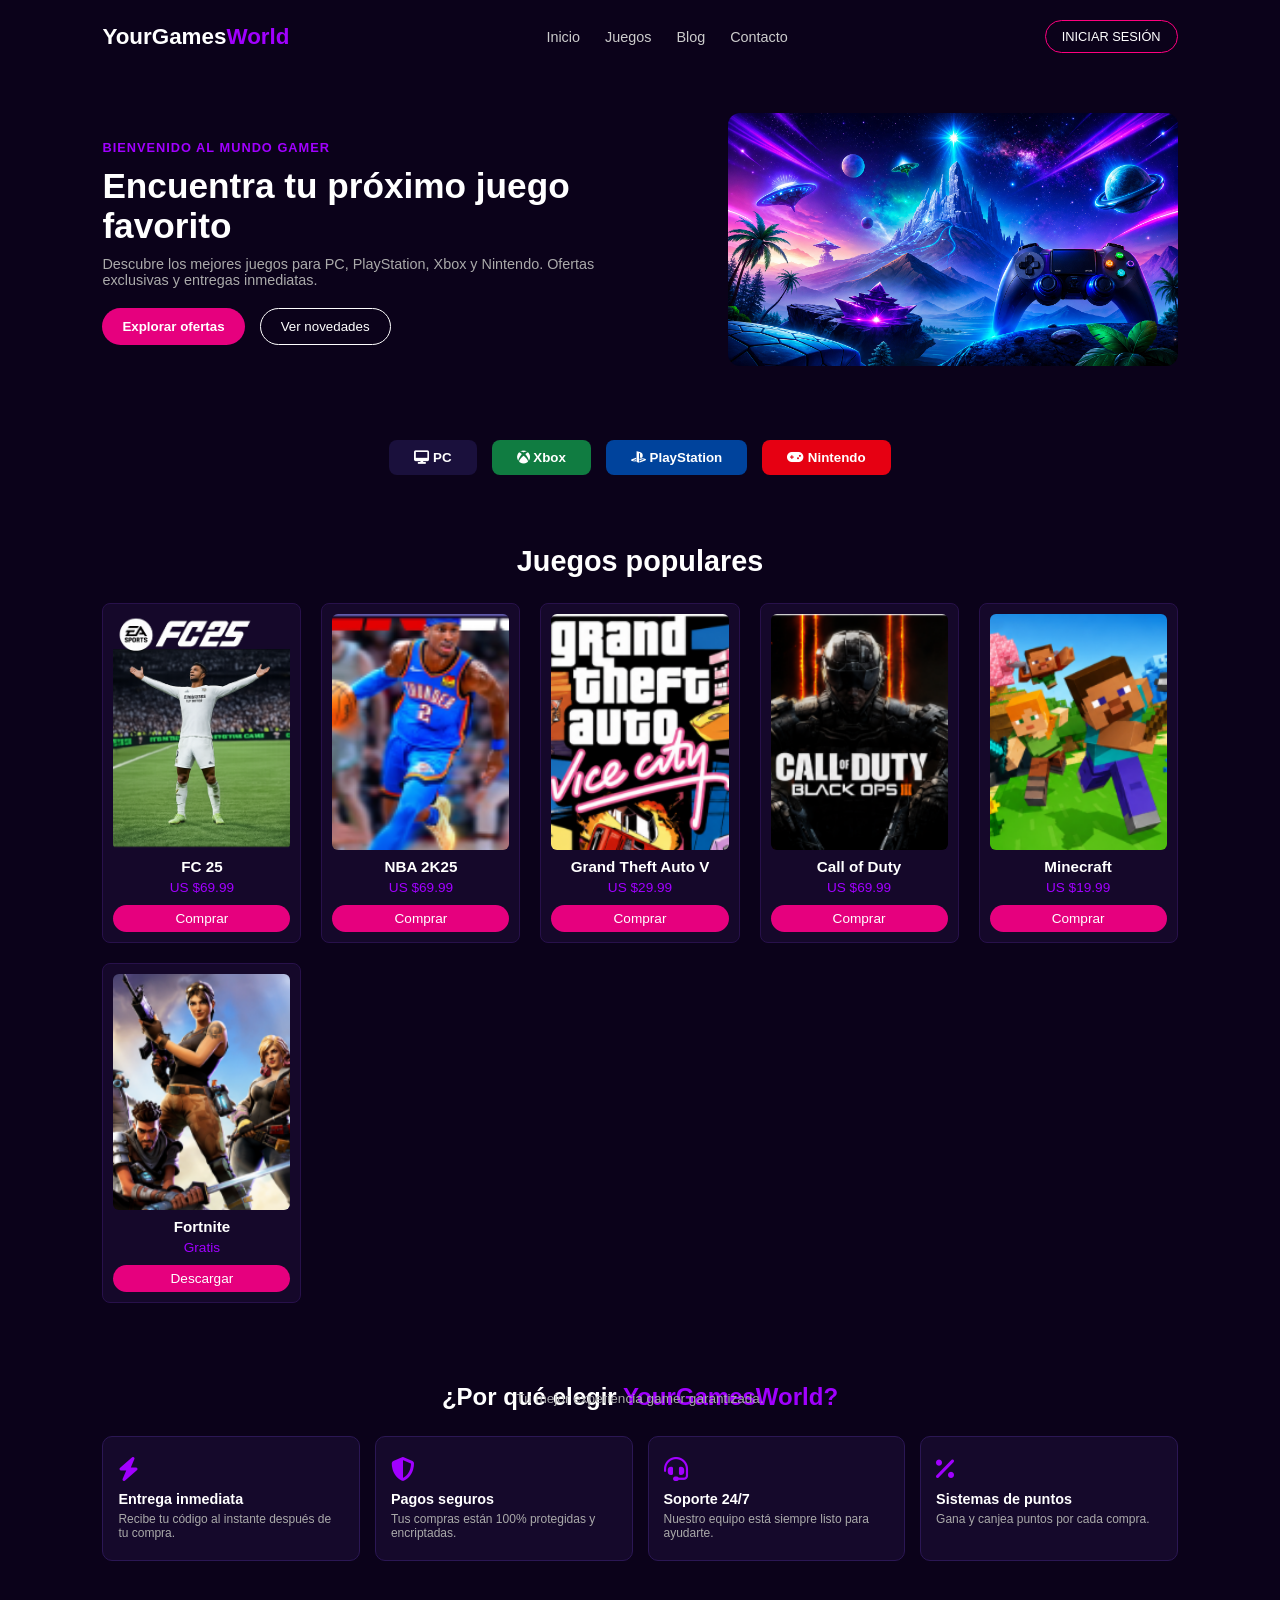
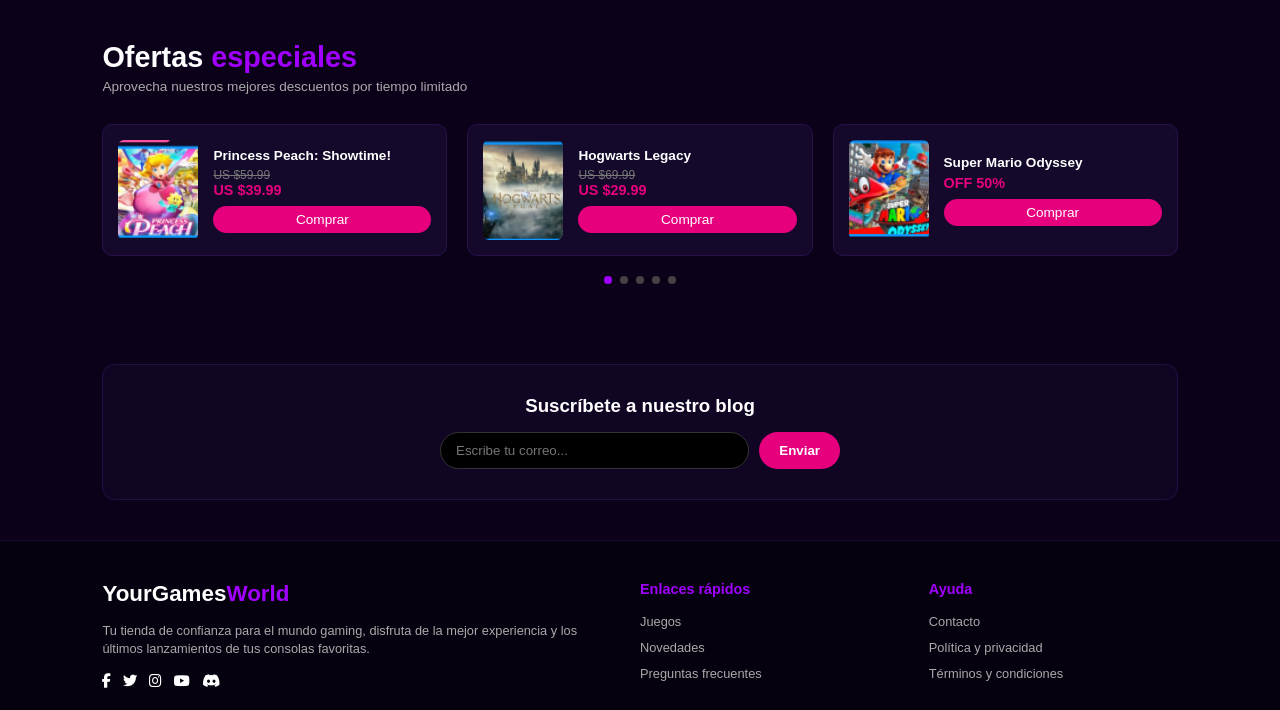
<file: index.html>
<!DOCTYPE html>
<html lang="es">
<head>
    <meta charset="UTF-8">
    <meta name="viewport" content="width=device-width, initials-scale=1.0">
    <title>YourGamesWorld</title>
    <link rel="stylesheet" href="css/estilo.css">
    <link rel="stylesheet" href="https://cdnjs.cloudflare.com/ajax/libs/font-awesome/6.4.0/css/all.min.css">
</head>
<body>

    <header class="navbar">
        <div class="logo">
            YourGames<span>World</span>
        </div>
        <nav>
            <ul>
                <li><a href="#">Inicio</a></li>
                <li><a href="#">Juegos</a></li>
                <li><a href="#">Blog</a></li>
                <li><a href="#">Contacto</a></li>
            </ul>
        </nav>
        <button class="btn-primary">INICIAR SESIÓN</button>
    </header>

    <section class="hero">
        <div class="hero-content">
            <span class="sub-heading">BIENVENIDO AL MUNDO GAMER</span>
            <h1>Encuentra tu próximo juego favorito</h1>
            <p>Descubre los mejores juegos para PC, PlayStation, Xbox y Nintendo. Ofertas exclusivas y entregas inmediatas.</p>
            <div class="hero-buttons">
                <button class="btn-pink">Explorar ofertas</button>
                <button class="btn-outline">Ver novedades</button>
            </div>
        </div>
        <div class="hero-image">
            <img src="/assets/logo.png" alt="Hero Banner">
        </div>
    </section>

    <section class="platform-filter">
        <button class="platform-btn pc"><i class="fa-solid fa-desktop"></i> PC</button>
        <button class="platform-btn xbox"><i class="fa-brands fa-xbox"></i> Xbox</button>
        <button class="platform-btn ps"><i class="fa-brands fa-playstation"></i> PlayStation</button>
        <button class="platform-btn nintendo"><i class="fa-solid fa-gamepad"></i> Nintendo</button>
    </section>

    <section class="section-container">
        <h2 class="section-title">Juegos populares</h2>
        <div class="grid-games">
            <div class="game-card">
                <img src="/assets/Fifa.png" alt="FC 25">
                <h3>FC 25</h3>
                <p class="price">US $69.99</p>
                <button class="btn-pink-sm">Comprar</button>
            </div>
            <div class="game-card">
                <img src="/assets/NBA.png" alt="NBA 2K25">
                <h3>NBA 2K25</h3>
                <p class="price">US $69.99</p>
                <button class="btn-pink-sm">Comprar</button>
            </div>
            <div class="game-card">
                <img src="/assets/GTA VC.png" alt="GTA V">
                <h3>Grand Theft Auto V</h3>
                <p class="price">US $29.99</p>
                <button class="btn-pink-sm">Comprar</button>
            </div>
            <div class="game-card">
                <img src="/assets/CALL OF DUTY.png" alt="Call of Duty">
                <h3>Call of Duty</h3>
                <p class="price">US $69.99</p>
                <button class="btn-pink-sm">Comprar</button>
            </div>
            <div class="game-card">
                <img src="/assets/Minecraft.png" alt="Minecraft">
                <h3>Minecraft</h3>
                <p class="price">US $19.99</p>
                <button class="btn-pink-sm">Comprar</button>
            </div>
            <div class="game-card">
                <img src="/assets/Fornite.png" alt="Fortnite">
                <h3>Fortnite</h3>
                <p class="price">Gratis</p>
                <button class="btn-pink-sm">Descargar</button>
            </div>
        </div>
    </section>

    <section class="section-container why-us">
        <h2>¿Por qué elegir <span>YourGamesWorld?</span></h2>
        <p class="sub-text">Tu mejor experiencia gamer garantizada.</p>
        <div class="grid-features">
            <div class="feature-card">
                <i class="fa-solid fa-bolt icon"></i>
                <h4>Entrega inmediata</h4>
                <p>Recibe tu código al instante después de tu compra.</p>
            </div>
            <div class="feature-card">
                <i class="fa-solid fa-shield-halved icon"></i>
                <h4>Pagos seguros</h4>
                <p>Tus compras están 100% protegidas y encriptadas.</p>
            </div>
            <div class="feature-card">
                <i class="fa-solid fa-headset icon"></i>
                <h4>Soporte 24/7</h4>
                <p>Nuestro equipo está siempre listo para ayudarte.</p>
            </div>
            <div class="feature-card">
                <i class="fa-solid fa-percent icon"></i>
                <h4>Sistemas de puntos</h4>
                <p>Gana y canjea puntos por cada compra.</p>
            </div>
        </div>
    </section>

    <section class="section-container">
        <h2 class="section-title left">Ofertas <span>especiales</span></h2>
        <p class="sub-text left">Aprovecha nuestros mejores descuentos por tiempo limitado</p>
        
        <div class="grid-offers">
            <div class="offer-card">
                <img src="/assets/6.png" alt="Princess Peach">
                <div class="offer-details">
                    <h3>Princess Peach: Showtime!</h3>
                    <p class="old-price">US $59.99</p>
                    <p class="new-price">US $39.99</p>
                    <button class="btn-pink-sm">Comprar</button>
                </div>
            </div>
            <div class="offer-card">
                <img src="/assets/5.png" alt="Hogwarts Legacy">
                <div class="offer-details">
                    <h3>Hogwarts Legacy</h3>
                    <p class="old-price">US $69.99</p>
                    <p class="new-price">US $29.99</p>
                    <button class="btn-pink-sm">Comprar</button>
                </div>
            </div>
            <div class="offer-card">
                <img src="/assets/3.png" alt="Super Mario Odyssey">
                <div class="offer-details">
                    <h3>Super Mario Odyssey</h3>
                    <p class="new-price">OFF 50%</p>
                    <button class="btn-pink-sm">Comprar</button>
                </div>
            </div>
        </div>

        <div class="carousel-dots">
            <span class="dot active"></span>
            <span class="dot"></span>
            <span class="dot"></span>
            <span class="dot"></span>
            <span class="dot"></span>
        </div>
    </section>

    <section class="newsletter-section">
        <h3>Suscríbete a nuestro blog</h3>
        <form class="newsletter-form">
            <input type="email" placeholder="Escribe tu correo..." required>
            <button type="submit" class="btn-pink">Enviar</button>
        </form>
    </section>

    <footer>
        <div class="footer-container">
            <div class="footer-col main-col">
                <div class="logo">YourGames<span>World</span></div>
                <p>Tu tienda de confianza para el mundo gaming, disfruta de la mejor experiencia y los últimos lanzamientos de tus consolas favoritas.</p>
                <div class="social-icons">
                    <a href="#"><i class="fa-brands fa-facebook-f"></i></a>
                    <a href="#"><i class="fa-brands fa-twitter"></i></a>
                    <a href="#"><i class="fa-brands fa-instagram"></i></a>
                    <a href="#"><i class="fa-brands fa-youtube"></i></a>
                    <a href="#"><i class="fa-brands fa-discord"></i></a>
                </div>
            </div>

            <div class="footer-col">
                <h4>Enlaces rápidos</h4>
                <ul>
                    <li><a href="#">Juegos</a></li>
                    <li><a href="#">Novedades</a></li>
                    <li><a href="#">Preguntas frecuentes</a></li>
                </ul>
            </div>

            <div class="footer-col">
                <h4>Ayuda</h4>
                <ul>
                    <li><a href="#">Contacto</a></li>
                    <li><a href="#">Política y privacidad</a></li>
                    <li><a href="#">Términos y condiciones</a></li>
                </ul>
            </div>
        </div>
    </footer>

</body>
</html>
</file>
<file: css/estilo.css>
/* ==========================================================================
   1. VARIABLES GLOBALES & RESET
   ========================================================================== */
:root {
    --purple-light: #a100ff;
    --pink-neon: #e6007e;
    --text-muted: #aaa;
    --radius-sm: 8px;
    --radius-md: 12px;
    --radius-pill: 20px;
}

* {
    margin: 0;
    padding: 0;
    box-sizing: border-box;
    font-family: 'Segoe UI', Tahoma, Geneva, Verdana, sans-serif;
}

body {
    background-color: #0b021a;
    color: #ffffff;
}

a {
    color: inherit;
    text-decoration: none;
}

/* ==========================================================================
   2. ESTILOS DE BOTONES
   ========================================================================== */
.btn-primary {
    background: transparent;
    border: 1px solid #ff007f;
    color: #ffffff;
    padding: 8px 16px;
    border-radius: 20px;
    cursor: pointer;
    font-size: 0.8rem;
}

.btn-pink {
    background-color: var(--pink-neon);
    border: none;
    color: white;
    padding: 10px 20px;
    border-radius: 20px;
    cursor: pointer;
    font-weight: bold;
}

.btn-pink-sm {
    background-color: var(--pink-neon);
    border: none;
    color: white;
    padding: 6px 15px;
    border-radius: 15px;
    cursor: pointer;
    font-size: 0.85rem;
    width: 100%;
}

.btn-outline {
    background: transparent;
    border: 1px solid #ffffff;
    color: white;
    padding: 10px 20px;
    border-radius: 20px;
    cursor: pointer;
}

/* ==========================================================================
   3. NAVBAR
   ========================================================================== */
.navbar {
    display: flex;
    justify-content: space-between;
    align-items: center;
    padding: 20px 8%;
    background-color: #0b021a;
}

.logo {
    font-weight: bold;
    font-size: 1.4rem;
}

.logo span {
    color: var(--purple-light);
}

.navbar nav ul {
    display: flex;
    list-style: none;
    gap: 25px;
}

.navbar nav ul li a {
    font-size: 0.9rem;
    color: #ccc;
    transition: 0.3s;
}

.navbar nav ul li a:hover {
    color: #fff;
}

/* ==========================================================================
   4. HERO SECTION
   ========================================================================== */
.hero {
    display: flex;
    align-items: center;
    justify-content: space-between;
    padding: 40px 8%;
    gap: 20px;
}

.hero-content {
    max-width: 500px;
}

.sub-heading {
    color: var(--purple-light);
    font-size: 0.8rem;
    font-weight: bold;
    letter-spacing: 1px;
}

.hero-content h1 {
    font-size: 2.2rem;
    margin: 10px 0;
}

.hero-content p {
    color: var(--text-muted);
    font-size: 0.9rem;
    margin-bottom: 20px;
}

.hero-buttons {
    display: flex;
    gap: 15px;
}

.hero-image img {
    width: 100%;
    max-width: 450px;
    border-radius: 12px;
}

/* ==========================================================================
   5. PLATAFORMAS
   ========================================================================== */
.platform-filter {
    display: flex;
    justify-content: center;
    gap: 15px;
    margin: 30px 0;
}

.platform-btn {
    border: none;
    padding: 10px 25px;
    border-radius: 8px;
    color: white;
    font-weight: bold;
    cursor: pointer;
}

.platform-btn.pc { background-color: #1a103c; }
.platform-btn.xbox { background-color: #107c41; }
.platform-btn.ps { background-color: #00439c; }
.platform-btn.nintendo { background-color: #e60012; }

/* ==========================================================================
   6. SECCIONES COMUNES Y GRIDS
   ========================================================================== */
.section-container {
    padding: 40px 8%;
    text-align: center;
}

.section-title {
    font-size: 1.8rem;
    margin-bottom: 25px;
}

.section-title.left, .sub-text.left {
    text-align: left;
}

.section-title span, h2 span {
    color: var(--purple-light);
}

.sub-text {
    color: var(--text-muted);
    font-size: 0.85rem;
    margin-top: -20px;
    margin-bottom: 30px;
}

/* JUEGOS POPULARES GRID */
.grid-games {
    display: grid;
    grid-template-columns: repeat(auto-fit, minmax(180px, 1fr));
    gap: 20px;
}

.game-card {
    background-color: #15092b;
    border: 1px solid #28114b;
    border-radius: 10px;
    padding: 12px;
    text-align: center;
}

.game-card img {
    width: 100%;
    border-radius: 6px;
    margin-bottom: 10px;
}

.game-card h3 {
    font-size: 0.95rem;
    margin-bottom: 5px;
}

.game-card .price {
    color: var(--purple-light);
    font-size: 0.85rem;
    margin-bottom: 10px;
}

/* CARACTERÍSTICAS */
.grid-features {
    display: grid;
    grid-template-columns: repeat(auto-fit, minmax(180px, 1fr));
    gap: 15px;
    margin-top: 20px;
}

.feature-card {
    background-color: #15092b;
    border: 1px solid #2b1754;
    padding: 20px 15px;
    border-radius: 10px;
    text-align: left;
}

.feature-card .icon {
    font-size: 1.5rem;
    color: var(--purple-light);
    margin-bottom: 10px;
}

.feature-card h4 {
    font-size: 0.9rem;
    margin-bottom: 5px;
}

.feature-card p {
    font-size: 0.75rem;
    color: var(--text-muted);
}

/* OFERTAS ESPECIALES */
.grid-offers {
    display: grid;
    grid-template-columns: repeat(auto-fit, minmax(250px, 1fr));
    gap: 20px;
}

.offer-card {
    background-color: #15092b;
    border: 1px solid #28114b;
    border-radius: 10px;
    padding: 15px;
    display: flex;
    gap: 15px;
    align-items: center;
}

.offer-card img {
    width: 80px;
    height: 100px;
    object-fit: cover;
    border-radius: 6px;
}

.offer-details {
    text-align: left;
    width: 100%;
}

.offer-details h3 {
    font-size: 0.85rem;
    margin-bottom: 5px;
}

.old-price {
    text-decoration: line-through;
    color: #777;
    font-size: 0.75rem;
}

.new-price {
    color: var(--pink-neon);
    font-weight: bold;
    font-size: 0.9rem;
    margin-bottom: 8px;
}

.carousel-dots {
    display: flex;
    justify-content: center;
    gap: 8px;
    margin-top: 20px;
}

.dot {
    width: 8px;
    height: 8px;
    background-color: #444;
    border-radius: 50%;
}

.dot.active {
    background-color: var(--purple-light);
}

/* ==========================================================================
   7. NEWSLETTER & FOOTER
   ========================================================================== */
.newsletter-section {
    background-color: #110524;
    margin: 40px 8%;
    padding: 30px;
    border-radius: 12px;
    text-align: center;
    border: 1px solid #230d47;
}

.newsletter-section h3 {
    margin-bottom: 15px;
}

.newsletter-form {
    display: flex;
    justify-content: center;
    gap: 10px;
    max-width: 400px;
    margin: 0 auto;
}

.newsletter-form input {
    background-color: #000;
    border: 1px solid #333;
    padding: 10px 15px;
    border-radius: 20px;
    color: white;
    width: 100%;
    outline: none;
}

footer {
    background-color: #06010f;
    padding: 40px 8% 20px 8%;
    border-top: 1px solid #1a0b36;
}

.footer-container {
    display: grid;
    grid-template-columns: 2fr 1fr 1fr;
    gap: 40px;
}

.footer-col p {
    color: var(--text-muted);
    font-size: 0.8rem;
    margin: 15px 0;
    line-height: 1.4;
}

.social-icons {
    display: flex;
    gap: 12px;
}

.social-icons a {
    color: white;
    font-size: 0.9rem;
}

.footer-col h4 {
    color: var(--purple-light);
    font-size: 0.9rem;
    margin-bottom: 15px;
}

.footer-col ul {
    list-style: none;
}

.footer-col ul li {
    margin-bottom: 8px;
}

.footer-col ul li a {
    color: var(--text-muted);
    font-size: 0.8rem;
    transition: 0.3s;
}

.footer-col ul li a:hover {
    color: #fff;
}

/* ==========================================================================
   8. PÁGINA DE JUEGOS DESTACADOS / CATÁLOGO
   ========================================================================== */
.games-page-container {
    max-width: 1300px;
    margin: 0 auto;
    padding: 20px 30px;
}

.catalog-header {
    text-align: center;
    margin-bottom: 20px;
}

.subtitle {
    color: var(--purple-light);
    font-size: 0.9rem;
    margin-top: -15px;
}

/* CATEGORY PILLS */
.category-pills {
    display: flex;
    justify-content: center;
    flex-wrap: wrap;
    gap: 10px;
    margin-bottom: 30px;
}

.pill-btn {
    background-color: #6b21a8;
    color: #ffffff;
    border: none;
    padding: 8px 22px;
    border-radius: var(--radius-pill);
    font-weight: 600;
    font-size: 0.85rem;
    cursor: pointer;
    transition: background-color 0.3s, transform 0.2s;
}

.pill-btn:hover, .pill-btn.active {
    background-color: #a855f7;
    box-shadow: 0 0 10px rgba(168, 85, 247, 0.5);
}

/* LAYOUT CON SIDEBAR Y GRID */
.catalog-layout {
    display: flex;
    gap: 25px;
}

/* SIDEBAR DE FILTROS */
.sidebar {
    width: 220px;
    flex-shrink: 0;
    background-color: #110524;
    border: 1px solid #28114b;
    border-radius: var(--radius-md);
    padding: 20px 15px;
    display: flex;
    flex-direction: column;
    gap: 20px;
    height: fit-content;
}

.filter-header {
    display: flex;
    justify-content: space-between;
    align-items: center;
    border-bottom: 1px solid #28114b;
    padding-bottom: 10px;
}

.filter-title {
    font-size: 1rem;
    color: #ffffff;
}

.clear-filters {
    font-size: 0.75rem;
    color: var(--text-muted);
    text-decoration: underline;
}

.filter-group {
    display: flex;
    flex-direction: column;
    gap: 8px;
}

.filter-group-title {
    font-size: 0.8rem;
    color: var(--purple-light);
    font-weight: bold;
}

.checkbox-label {
    font-size: 0.8rem;
    color: #d1d5db;
    display: flex;
    align-items: center;
    gap: 8px;
    cursor: pointer;
}

.checkbox-label input[type="checkbox"] {
    accent-color: #a855f7;
}

.price-range input[type="range"] {
    width: 100%;
    accent-color: #a855f7;
}

.price-values {
    display: flex;
    justify-content: space-between;
    font-size: 0.75rem;
    color: var(--text-muted);
}

.select-input {
    background-color: #18092e;
    color: #ffffff;
    border: 1px solid #3b1566;
    padding: 6px 10px;
    border-radius: 15px;
    font-size: 0.8rem;
    outline: none;
}

.help-card {
    background-color: #190933;
    border: 1px solid #3b1566;
    border-radius: var(--radius-sm);
    padding: 15px 10px;
    text-align: center;
    margin-top: 10px;
}

.help-card h4 {
    font-size: 0.8rem;
    margin-bottom: 5px;
}

.help-card p {
    font-size: 0.7rem;
    color: var(--text-muted);
    margin-bottom: 10px;
}

/* GRILLA DE JUEGOS Y TARJETAS */
.games-grid {
    flex-grow: 1;
    display: grid;
    grid-template-columns: repeat(5, 1fr);
    gap: 15px;
}

.game-card {
    background-color: #15082a;
    border: 1px solid #28114b;
    border-radius: var(--radius-sm);
    padding: 10px;
    display: flex;
    flex-direction: column;
    justify-content: space-between;
    transition: transform 0.2s, border-color 0.2s;
}

.game-card:hover {
    transform: translateY(-4px);
    border-color: var(--pink-neon);
}

/* ESTILO DESTACADO DE TARJETA CORREGIDO */
.highlighted-card {
    border: 2px solid var(--purple-light);
    box-shadow: 0 0 15px rgba(161, 0, 255, 0.6);
}

.game-card img {
    width: 100%;
    aspect-ratio: 3/4;
    object-fit: cover;
    border-radius: 6px;
    margin-bottom: 8px;
}

.game-title {
    font-size: 0.75rem;
    font-weight: 600;
    color: #ffffff;
    height: 32px;
    overflow: hidden;
    display: -webkit-box;
    -webkit-line-clamp: 2;
    -webkit-box-orient: vertical;
    margin-bottom: 5px;
}

.game-price {
    display: block;
    font-size: 0.9rem;
    font-weight: bold;
    color: var(--pink-neon);
    margin-bottom: 5px;
}

.card-footer-actions {
    display: flex;
    justify-content: flex-end;
    gap: 8px;
}

/* ==========================================================================
   9. RESPONSIVE DESIGN
   ========================================================================== */
@media (max-width: 1100px) {
    .games-grid {
        grid-template-columns: repeat(3, 1fr);
    }
}

@media (max-width: 768px) {
    .catalog-layout {
        flex-direction: column;
    }
    
    .sidebar {
        width: 100%;
    }
    
    .games-grid {
        grid-template-columns: repeat(2, 1fr);
    }
}
</file>
